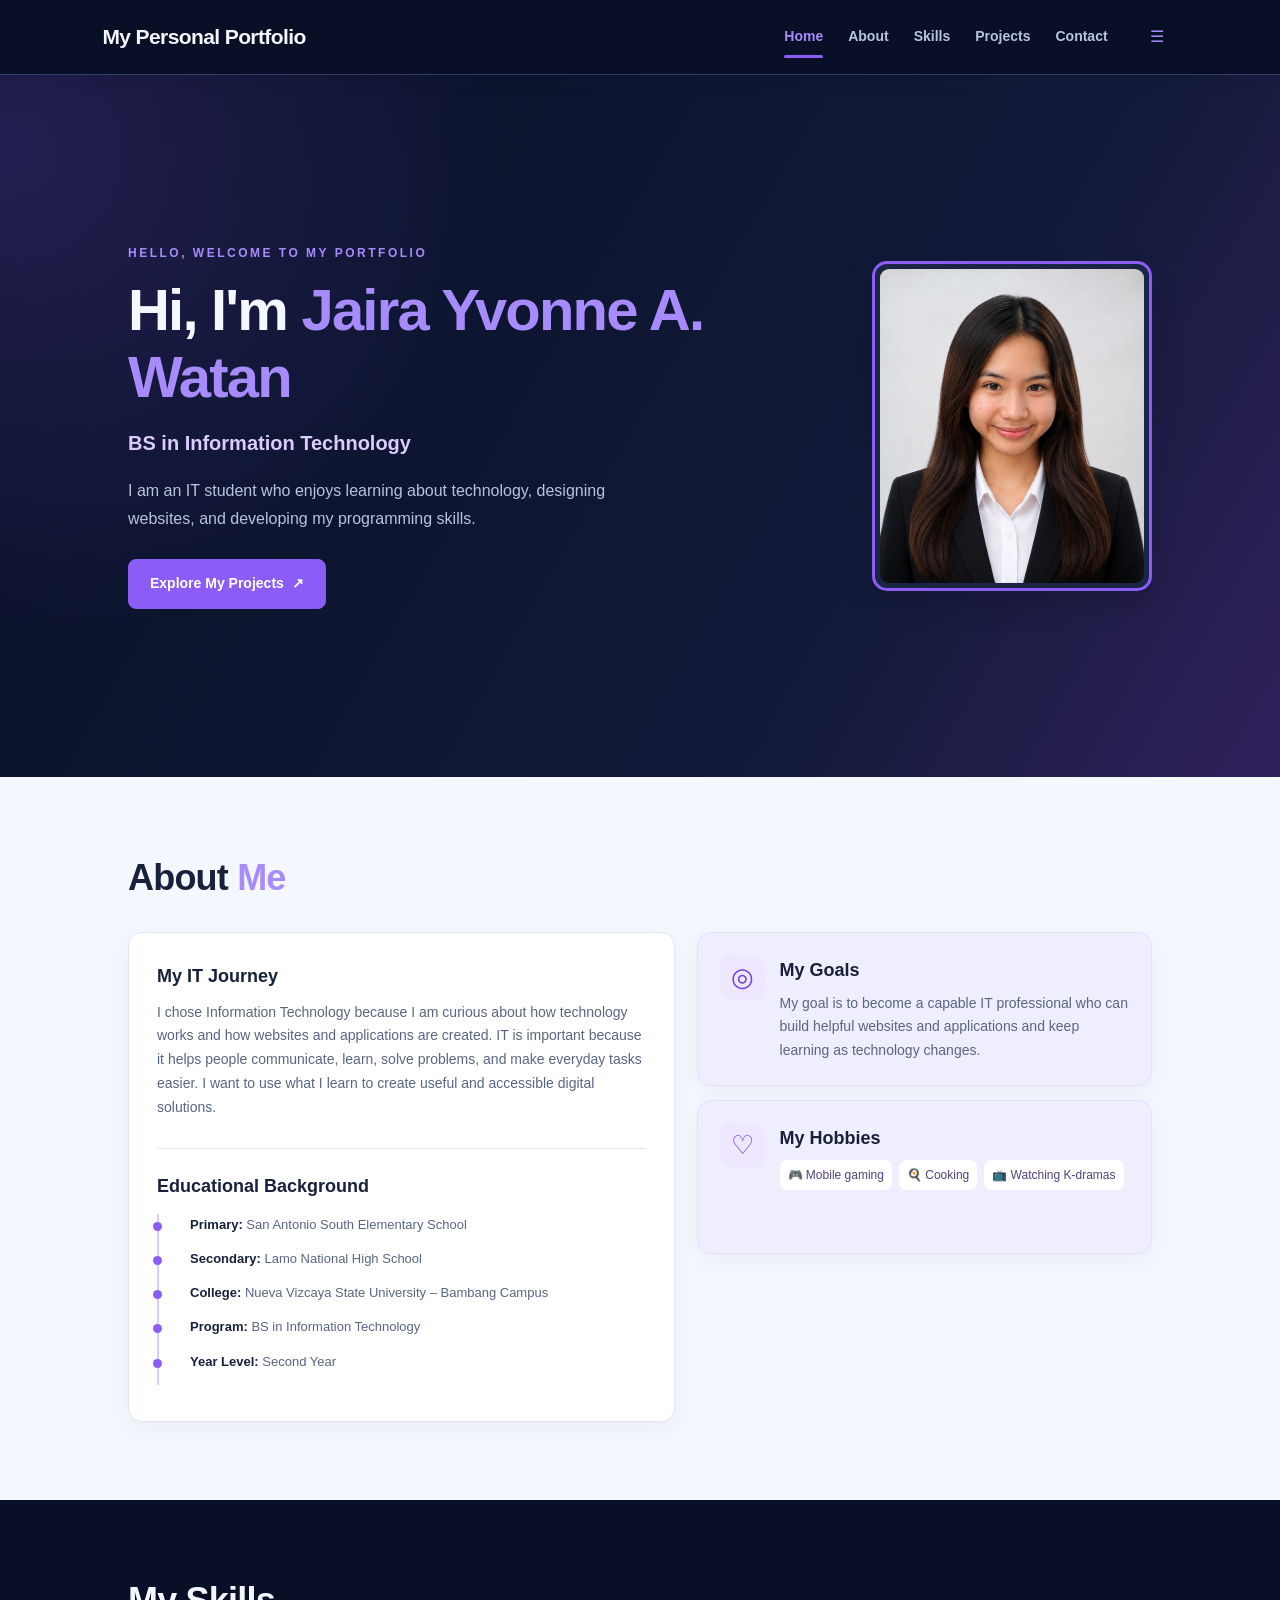
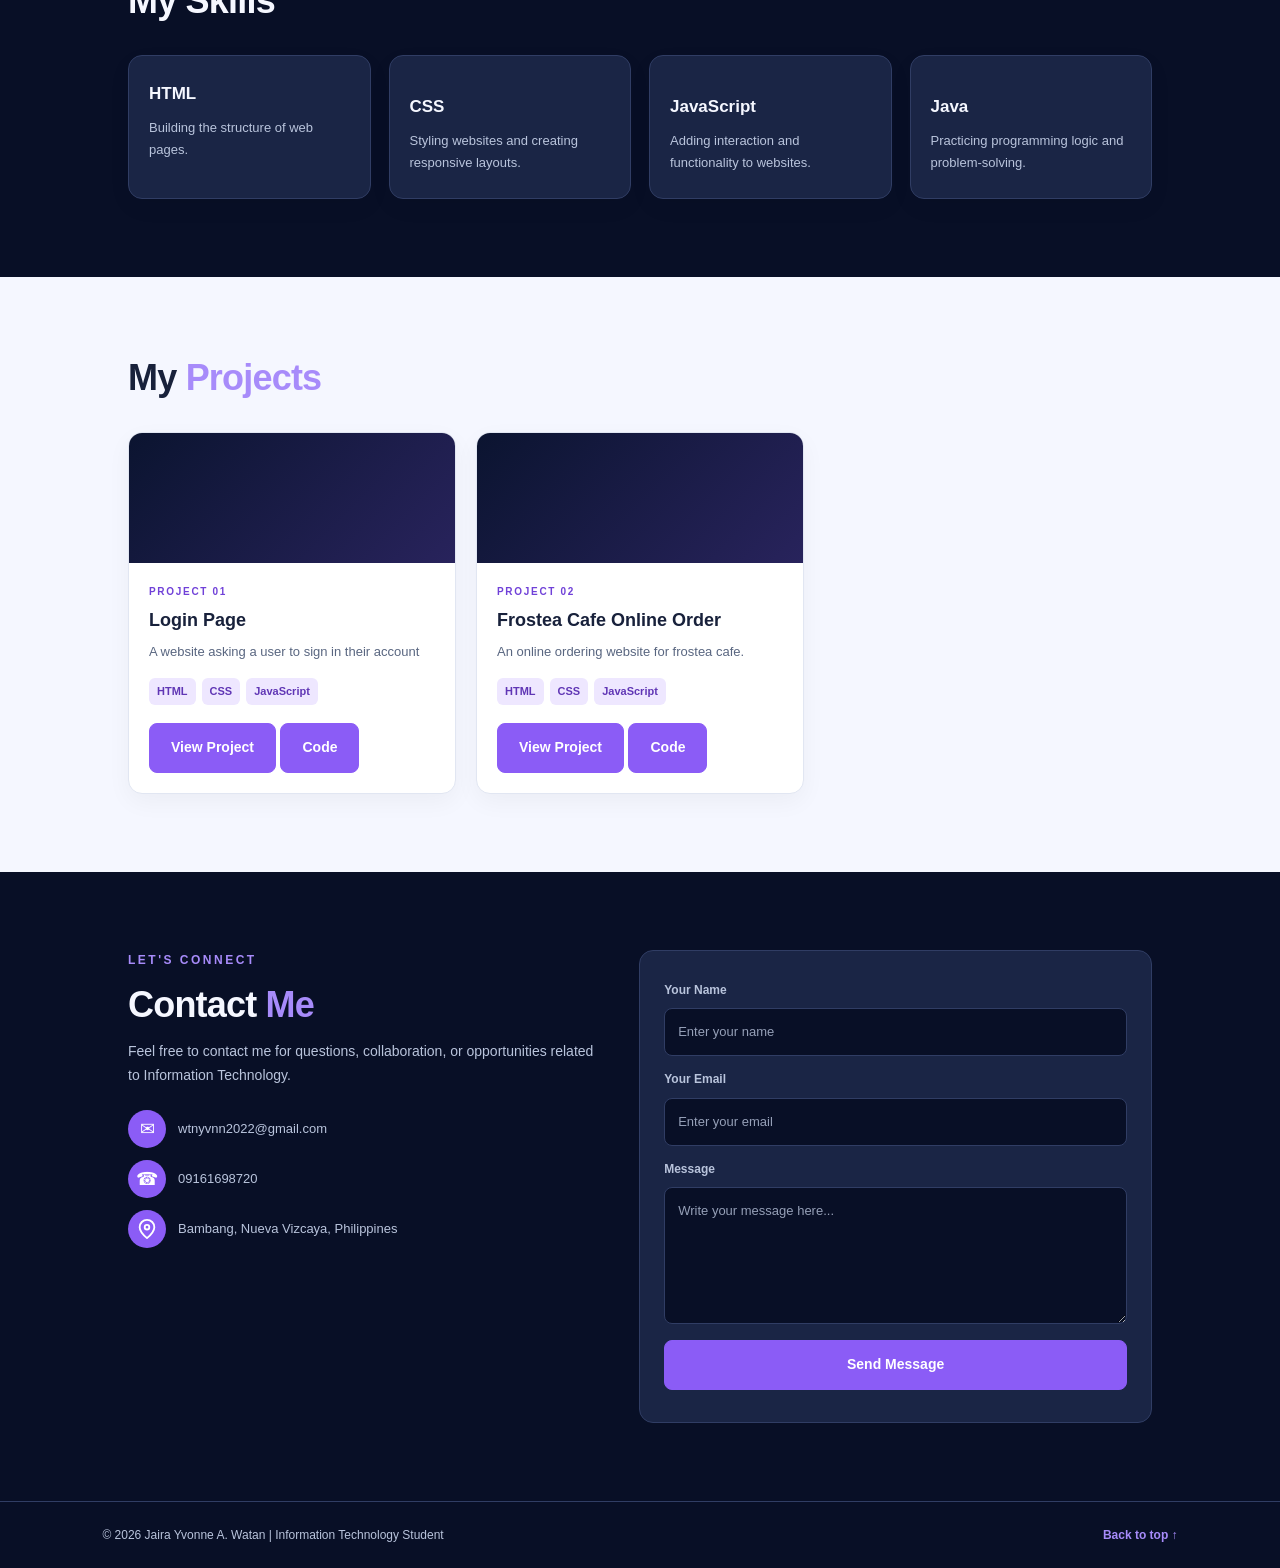
<file: index.html>
<!DOCTYPE html>
<html lang="en">
<head>
    <meta charset="UTF-8">
    <meta name="viewport" content="width=device-width, initial-scale=1.0">
    <meta name="description" content="Jaira Yvonne A. Watan's Information Technology student portfolio.">
    <meta name="theme-color" content="#080F26">
    <title>Jaira Yvonne A. Watan | IT Portfolio</title>
    <link rel="stylesheet" href="stylestyle.css">
    <script src="jscript.js" defer></script>
</head>

<body>
    <a class="skip-link" href="#main-content">Skip to content</a>

    <header class="header">
        <a href="#home" class="logo">My Personal Portfolio</a>

        <button class="menu-button" id="menu-button"
                type="button" aria-label="Open navigation"
                aria-expanded="false" aria-controls="navbar">
            <span aria-hidden="true">☰</span>
        </button>

        <nav class="navbar" id="navbar" aria-label="Main navigation">
            <a href="#home">Home</a>
            <a href="#about">About</a>
            <a href="#skills">Skills</a>
            <a href="#projects">Projects</a>
            <a href="#contact">Contact</a>
        </nav>

        <div class="settings-wrap">
            <button class="settings-button" id="settings-button"
                    type="button" aria-label="Open website settings"
                    aria-expanded="false" aria-controls="settings-menu">
                <span aria-hidden="true">☰</span>
            </button>

            <div class="settings-menu" id="settings-menu" hidden>
                <p class="settings-heading">Website Settings</p>

                <div class="theme-row">
                    <span>Light mode</span>
                    <button class="theme-toggle" id="theme-toggle"
                            type="button" role="switch"
                            aria-checked="false"
                            aria-label="Toggle light mode">
                        <span class="theme-toggle-knob"></span>
                    </button>
                </div>

                <a class="settings-contact" href="#contact"
                   id="settings-contact">Send a message</a>
            </div>
        </div>
    </header>

    <main id="main-content">
        <section class="hero" id="home">
            <div class="hero-text">
                <p class="eyebrow">HELLO, WELCOME TO MY PORTFOLIO</p>
                <h1>Hi, I'm <span class="accent-name">Jaira Yvonne A. Watan</span></h1>
                <h2>BS in Information Technology</h2>
                <p>I am an IT student who enjoys learning about technology, designing websites, and developing my programming skills.</p>
                <a href="#projects" class="button">
                    Explore My Projects <span aria-hidden="true">↗</span>
                </a>
            </div>

            <div class="hero-image">
                <img src="profile.jpg"
                     alt="Jaira Yvonne A. Watan's profile picture"
                     onerror="this.style.display='none'; this.parentElement.classList.add('image-placeholder'); this.parentElement.setAttribute('aria-label','Add your profile.jpg image here');">
                <span class="image-placeholder-text" aria-hidden="true">Add profile.jpg</span>
            </div>
        </section>

        <section class="section about-section" id="about">
            <div class="section-heading">
                <h2>About <span class="accent-text">Me</span></h2>
            </div>

            <div class="about-grid">
                <article class="about-story panel">
                    <h3>My IT Journey</h3>
                    <p>I chose Information Technology because I am curious about how technology works and how websites and applications are created. IT is important because it helps people communicate, learn, solve problems, and make everyday tasks easier. I want to use what I learn to create useful and accessible digital solutions.</p>

                    <div class="education-block">
                        <h3>Educational Background</h3>
                        <ul class="timeline">
                            <li><strong>Primary:</strong> San Antonio South Elementary School</li>
                            <li><strong>Secondary:</strong> Lamo National High School</li>
                            <li><strong>College:</strong> Nueva Vizcaya State University – Bambang Campus</li>
                            <li><strong>Program:</strong> BS in Information Technology</li>
                            <li><strong>Year Level:</strong> Second Year</li>
                        </ul>
                    </div>
                </article>

                <div class="about-side">
                    <article class="info-card panel">
                        <div class="info-icon" aria-hidden="true">◎</div>
                        <div>
                            <h3>My Goals</h3>
                            <p>My goal is to become a capable IT professional who can build helpful websites and applications and keep learning as technology changes.</p>
                        </div>
                    </article>

                    <article class="info-card panel">
                        <div class="info-icon" aria-hidden="true">♡</div>
                        <div>
                            <h3>My Hobbies</h3>
                            <div class="hobby-list">
                                <span>🎮 Mobile gaming</span>
                                <span>🍳 Cooking</span>
                                <span>📺 Watching K-dramas</span>
                            </div>
                        </div>
                    </article>
                </div>
            </div>
        </section>

        <section class="section skills-section" id="skills">
            <div class="section-heading">
                <h2>My Skills</h2>
            </div>

            <div class="skill-list">
                <article class="skill-card panel">
                    <h3>HTML</h3>
                    <p>Building the structure of web pages.</p>
                </article>

                <article class="skill-card panel">
                    <div class="skill-icon" aria-hidden="true"></div>
                    <h3>CSS</h3>
                    <p>Styling websites and creating responsive layouts.</p>
                </article>

                <article class="skill-card panel">
                    <div class="skill-icon" aria-hidden="true"></div>
                    <h3>JavaScript</h3>
                    <p>Adding interaction and functionality to websites.</p>
                </article>

                <article class="skill-card panel">
                    <div class="skill-icon" aria-hidden="true"></div>
                    <h3>Java</h3>
                    <p>Practicing programming logic and problem-solving.</p>
                </article>
            </div>
        </section>

        <section class="section projects-section" id="projects">
            <div class="section-heading">
                <h2>My <span class="accent-text">Projects</span></h2>
            </div>

            <div class="project-list">
                <!-- Project 01 -->
                <article class="project-card panel">
                    <div class="project-preview preview-portfolio" aria-hidden="true"></div>

                    <div class="project-content">
                        <p class="project-number">PROJECT 01</p>
                        <h3>Login Page</h3>
                        <p>A website asking a user to sign in their account</p>

                        <div class="tags">
                            <span>HTML</span>
                            <span>CSS</span>
                            <span>JavaScript</span>
                        </div>

                        <div class="project-actions">
                            <a href="login.html" class="button" target="_blank" rel="noopener noreferrer">View Project</a>
                            <a href="https://github.com/jairayvonne/login-page" class="button secondary" target="_blank" rel="noopener noreferrer">Code</a>
                        </div>
                    </div>
                </article>

                <article class="project-card panel">
                    <div class="project-preview preview-portfolio" aria-hidden="true"></div>

                    <div class="project-content">
                        <p class="project-number">PROJECT 02</p>
                        <h3>Frostea Cafe Online Order</h3>
                        <p>An online ordering website for frostea cafe.</p>

                        <div class="tags">
                            <span>HTML</span>
                            <span>CSS</span>
                            <span>JavaScript</span>
                        </div>

                        <div class="project-actions">
                            <a href="frosteacafe/index.html" class="button" target="_blank" rel="noopener noreferrer">View Project</a>
                            <a href="https://github.com/jairayvonne/frosteacafe" class="button secondary" target="_blank" rel="noopener noreferrer">Code</a>
                        </div>
                    </div>
                </article>
            </div>
        </section>

        <section class="section contact-section" id="contact">
            <div class="contact-layout">
                <div class="contact-copy">
                    <p class="section-label">LET'S CONNECT</p>
                    <h2>Contact <span class="accent-text">Me</span></h2>
                    <p>Feel free to contact me for questions, collaboration, or opportunities related to Information Technology.</p>

                    <div class="contact-info">
                        <div class="contact-item">
                            <span class="contact-icon" aria-hidden="true">✉</span>
                            <a href="mailto:wtnyvnn2022@gmail.com">wtnyvnn2022@gmail.com</a>
                        </div>

                        <div class="contact-item">
                            <span class="contact-icon" aria-hidden="true">☎</span>
                            <a href="tel:09161698720">09161698720</a>
                        </div>

                        <div class="contact-item">
                            <span class="contact-icon" aria-hidden="true">
                                <svg xmlns="http://www.w3.org/2000/svg"
                                     width="22" height="22"
                                     viewBox="0 0 24 24"
                                     fill="none" stroke="currentColor"
                                     stroke-width="2" stroke-linecap="round"
                                     stroke-linejoin="round">
                                    <path d="M20 10c0 5-8 12-8 12S4 15 4 10a8 8 0 1 1 16 0Z"></path>
                                    <circle cx="12" cy="10" r="2.5"></circle>
                                </svg>
                            </span>
                            <p>Bambang, Nueva Vizcaya, Philippines</p>
                        </div>
                    </div>
                </div>

                <form class="contact-form" id="contact-form">
                    <label for="visitor-name">Your Name</label>
                    <input id="visitor-name" name="name" type="text"
                           autocomplete="name" required
                           placeholder="Enter your name">

                    <label for="visitor-email">Your Email</label>
                    <input id="visitor-email" name="email" type="email"
                           autocomplete="email" required
                           placeholder="Enter your email">

                    <label for="visitor-message">Message</label>
                    <textarea id="visitor-message" name="message" rows="5"
                              required
                              placeholder="Write your message here..."></textarea>

                    <button class="button submit-button" type="submit">
                        Send Message
                    </button>

                    <p class="form-status" id="form-status"
                       role="status" aria-live="polite"></p>
                </form>
            </div>
        </section>
    </main>

    <footer class="footer">
        <p>© <span id="year"></span> Jaira Yvonne A. Watan | Information Technology Student</p>
        <a href="#home" class="back-to-top">Back to top ↑</a>
    </footer>

    <script>
        document.getElementById("year").textContent =
            new Date().getFullYear();
    </script>
</body>
</html>
</file>
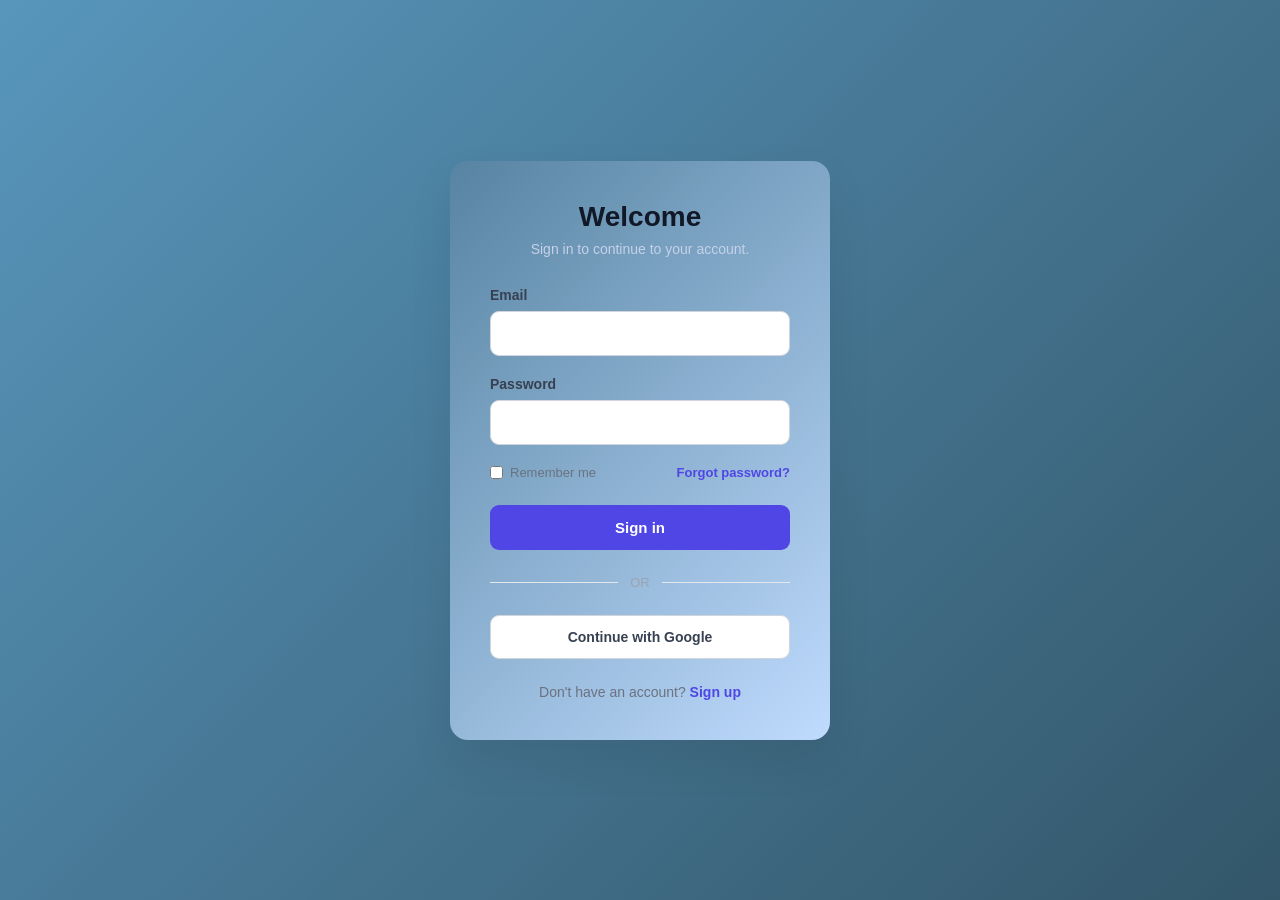
<file: login.html>
<!DOCTYPE html>
<html lang="en">
<head>
  <meta charset="UTF-8">
  <meta name="viewport" content="width=device-width, initial-scale=1.0">

  <title>Login</title>

  <!-- External CSS -->
  <link rel="stylesheet" href="loginstyle.css">
</head>

<body>

  <div class="login-container">
    <div class="login-card">

     
      <h1>Welcome</h1>
      <p class="subtitle">
        Sign in to continue to your account.
      </p>

      <form>

        <div class="form-group">
          <label for="email">Email</label>
          <input
            type="email"
            id="email"
            placeholder=""
            required
          >
        </div>

        <div class="form-group">
          <label for="password">Password</label>
          <input
            type="password"
            id="password"
            placeholder=""
            required
          >
        </div>

        <div class="form-options">
          <label class="remember">
            <input type="checkbox">
            Remember me
          </label>

          <a href="#">Forgot password?</a>
        </div>

        <button type="submit" class="login-btn">
          Sign in
        </button>

      </form>

      <div class="divider">
        <span>OR</span>
      </div>

      <button class="google-btn">
        Continue with Google
      </button>

      <p class="signup">
        Don't have an account?
        <a href="#">Sign up</a>
      </p>

    </div>
  </div>

</body>
</html>
</file>
<file: stylestyle.css>
:root {
    color-scheme: dark;
    --bg: #080F26;
    --bg-secondary: #111A38;
    --bg-card: #1A2545;
    --bg-card-hover: #202D50;
    --bg-soft: #F5F7FF;
    --bg-white: #FFFFFF;
    --purple: #8B5CF6;
    --purple-hover: #A78BFA;
    --lavender: #DCCBFF;
    --text: #F5F7FF;
    --text-muted: #B9C4DC;
    --text-dark: #18213B;
    --text-dark-muted: #596680;
    --border: #303D64;
    --border-light: #E1E6F2;
    --shadow: 0 12px 30px rgba(0, 0, 0, .16);
}

body.light-mode {
    color-scheme: light;
    --bg: #F5F7FF;
    --bg-secondary: #FFFFFF;
    --bg-card: #FFFFFF;
    --bg-card-hover: #F0ECFF;
    --bg-soft: #EEF1FB;
    --bg-white: #FFFFFF;
    --text: #18213B;
    --text-muted: #596680;
    --text-dark: #18213B;
    --text-dark-muted: #596680;
    --border: #DDE3F2;
    --border-light: #DDE3F2;
    --shadow: 0 12px 30px rgba(24, 33, 59, .09);
}

* { margin: 0; padding: 0; box-sizing: border-box; }

html {
    scroll-behavior: smooth;
    scroll-padding-top: 90px;
}

body {
    font-family: Arial, Helvetica, sans-serif;
    background: var(--bg);
    color: var(--text);
    line-height: 1.7;
    transition: background-color .25s ease, color .25s ease;
}

a { color: inherit; text-decoration: none; }
button, input, textarea, select { font: inherit; }
button { -webkit-tap-highlight-color: transparent; }
img { max-width: 100%; }
[hidden] { display: none !important; }

.skip-link {
    position: absolute;
    top: -100px;
    left: 12px;
    z-index: 1000;
    padding: 10px 14px;
    background: var(--purple);
    color: #fff;
    border-radius: 8px;
}
.skip-link:focus { top: 12px; }

:focus-visible {
    outline: 3px solid var(--purple-hover);
    outline-offset: 3px;
}

/* =========================
   HEADER / NAVIGATION
========================= */
.header {
    position: sticky;
    top: 0;
    z-index: 100;
    display: flex;
    align-items: center;
    gap: 28px;
    width: 100%;
    padding: 16px 8%;
    background: var(--bg);
    border-bottom: 1px solid var(--border);
    box-shadow: 0 4px 18px rgba(0, 0, 0, .06);
}

.logo {
    flex: 1;
    color: var(--text);
    font-size: 21px;
    font-weight: 800;
    letter-spacing: -.6px;
    white-space: nowrap;
}
.logo:hover { color: var(--purple-hover); }

.navbar {
    display: flex;
    align-items: center;
    gap: 25px;
}

.navbar a {
    position: relative;
    color: var(--text-muted);
    font-size: 14px;
    font-weight: 700;
    transition: color .2s ease;
}
.navbar a:hover, .navbar a.active { color: var(--purple-hover); }
.navbar a.active::after {
    position: absolute;
    content: "";
    left: 0;
    bottom: -9px;
    width: 100%;
    height: 3px;
    border-radius: 4px;
    background: var(--purple);
}

.menu-button, .settings-button {
    display: inline-flex;
    align-items: center;
    justify-content: center;
    border: 0;
    background: transparent;
    color: var(--text);
    cursor: pointer;
}
.menu-button { display: none; font-size: 25px; }
.settings-wrap { position: relative; }
.settings-button {
    width: 42px;
    height: 42px;
    border-radius: 50%;
    color: var(--purple-hover);
}
.settings-button:hover { background: var(--bg-card); }
.settings-button svg {
    width: 22px;
    height: 22px;
    fill: none;
    stroke: currentColor;
    stroke-width: 1.8;
    stroke-linecap: round;
    stroke-linejoin: round;
}

.settings-menu {
    position: absolute;
    top: calc(100% + 12px);
    right: 0;
    z-index: 200;
    width: 255px;
    padding: 20px;
    background: var(--bg-card);
    color: var(--text);
    border: 1px solid var(--border);
    border-radius: 14px;
    box-shadow: var(--shadow);
}
.settings-heading { font-size: 16px; font-weight: 800; margin-bottom: 15px; }
.settings-menu label { display: block; font-size: 13px; color: var(--text-muted); margin-bottom: 6px; }
.settings-menu select {
    width: 100%;
    padding: 10px;
    color: var(--text);
    background: var(--bg);
    border: 1px solid var(--border);
    border-radius: 8px;
    margin-bottom: 16px;
}
.theme-row { display: flex; align-items: center; justify-content: space-between; gap: 10px; margin-bottom: 16px; }
.theme-row > span { font-size: 14px; }
.theme-toggle {
    width: 46px;
    height: 26px;
    padding: 3px;
    border: 0;
    border-radius: 99px;
    background: #596680;
    cursor: pointer;
    transition: background .2s ease;
}
.theme-toggle[aria-checked="true"] { background: var(--purple); }
.theme-toggle-knob {
    display: block;
    width: 20px;
    height: 20px;
    border-radius: 50%;
    background: #fff;
    transition: transform .2s ease;
}
.theme-toggle[aria-checked="true"] .theme-toggle-knob { transform: translateX(20px); }
.settings-contact {
    display: block;
    padding: 10px 12px;
    text-align: center;
    color: #fff;
    background: var(--purple);
    border-radius: 8px;
    font-size: 13px;
    font-weight: 700;
}
.settings-contact:hover { background: var(--purple-hover); }

/* =========================
   HERO
========================= */
.hero {
    min-height: 78vh;
    padding: 76px 10%;
    display: flex;
    align-items: center;
    justify-content: space-between;
    gap: 55px;
    background:
        radial-gradient(circle at 0% 10%, rgba(139, 92, 246, .2), transparent 35%),
        linear-gradient(120deg, var(--bg) 0%, var(--bg-secondary) 67%, #30205B 100%);
}
body.light-mode .hero {
    background:
        radial-gradient(circle at 0% 10%, rgba(139, 92, 246, .13), transparent 35%),
        linear-gradient(120deg, #F5F7FF 0%, #ECEBFF 100%);
}
.hero-text { max-width: 620px; }
.eyebrow, .section-label {
    color: var(--purple-hover);
    font-size: 12px;
    font-weight: 800;
    letter-spacing: 2.5px;
    margin-bottom: 12px;
}
body.light-mode .eyebrow, body.light-mode .section-label { color: #7041D8; }
.hero h1 {
    max-width: 760px;
    color: var(--text);
    font-size: clamp(36px, 5vw, 58px);
    line-height: 1.16;
    letter-spacing: -1.8px;
    margin-bottom: 16px;
}
.accent-name, .accent-text { color: var(--purple-hover); }
body.light-mode .accent-name, body.light-mode .accent-text { color: #7041D8; }
.hero h2 { color: var(--lavender); font-size: 20px; font-weight: 600; margin-bottom: 17px; }
body.light-mode .hero h2 { color: #51417D; }
.hero-text > p:not(.eyebrow) { max-width: 520px; color: var(--text-muted); font-size: 16px; margin-bottom: 27px; }

.hero-image {
    position: relative;
    flex: 0 0 280px;
    width: 280px;
    height: 330px;
    padding: 5px;
    border: 3px solid var(--purple);
    border-radius: 15px;
    background: var(--bg-card);
    box-shadow: var(--shadow);
    overflow: hidden;
}
.hero-image img { display: block; width: 100%; height: 100%; object-fit: cover; border-radius: 9px; }
.image-placeholder-text { display: none; }
.hero-image.image-placeholder { display: grid; place-items: center; color: var(--text-muted); text-align: center; }
.hero-image.image-placeholder .image-placeholder-text { display: block; }

/* =========================
   BUTTONS
========================= */
.button {
    display: inline-flex;
    align-items: center;
    justify-content: center;
    gap: 8px;
    padding: 12px 21px;
    background: var(--purple);
    color: #fff;
    border: 1px solid var(--purple);
    border-radius: 8px;
    font-size: 14px;
    font-weight: 800;
    cursor: pointer;
    transition: transform .2s ease, background .2s ease, box-shadow .2s ease;
}
.button:hover { background: var(--purple-hover); transform: translateY(-2px); box-shadow: 0 8px 20px rgba(139, 92, 246, .2); }
.button-outline { color: var(--purple-hover); background: transparent; border-color: var(--purple); }
.button-outline:hover { color: #fff; background: var(--purple); }
.button-small { padding: 9px 13px; font-size: 12px; }
.text-link { display: inline-block; color: var(--purple-hover); font-size: 12px; font-weight: 800; text-decoration: underline; text-underline-offset: 3px; }
body.light-mode .text-link, body.light-mode .button-outline { color: #7041D8; }
body.light-mode .button-outline:hover { color: #fff; }

/* =========================
   GENERAL SECTIONS
========================= */
.section { padding: 78px 10%; scroll-margin-top: 88px; }
.about-section, .projects-section { background: var(--bg-soft); color: var(--text-dark); }
.skills-section, .contact-section { background: var(--bg); color: var(--text); }
.section-heading { margin-bottom: 32px; }
.section-heading h2, .contact-copy h2 { font-size: clamp(28px, 3.5vw, 36px); line-height: 1.25; letter-spacing: -.8px; margin-bottom: 10px; }
.about-section .section-heading h2, .projects-section .section-heading h2 { color: var(--text-dark); }
.skills-section .section-heading h2 { color: var(--text); }
.section-intro { max-width: 720px; color: var(--text-muted); font-size: 14px; }
.about-section .section-intro, .projects-section .section-intro { color: var(--text-dark-muted); }

.panel { border: 1px solid var(--border); border-radius: 14px; box-shadow: 0 8px 24px rgba(0, 0, 0, .045); }

/* =========================
   ABOUT ME
========================= */
.about-grid { display: grid; grid-template-columns: 1.2fr 1fr; align-items: stretch; gap: 22px; }
.about-story { padding: 28px; background: var(--bg-white); border-color: var(--border-light); }
.icon-bubble, .info-icon {
    display: grid;
    place-items: center;
    flex-shrink: 0;
    width: 45px;
    height: 45px;
    border-radius: 12px;
    background: #EEE7FF;
    color: #7041D8;
    font-size: 25px;
    margin-bottom: 14px;
}
.about-story h3, .info-card h3 { color: var(--text-dark); font-size: 18px; margin-bottom: 9px; }
.about-story > p, .info-card p { color: var(--text-dark-muted); font-size: 14px; }
.education-block { margin-top: 28px; padding-top: 22px; border-top: 1px solid var(--border-light); }
.education-block h3 { margin-bottom: 13px; }
.timeline { list-style: none; padding-left: 18px; border-left: 2px solid #DCCBFF; }
.timeline li { position: relative; padding: 0 0 12px 13px; color: var(--text-dark-muted); font-size: 13px; }
.timeline li::before { content: ""; position: absolute; left: -24px; top: 8px; width: 9px; height: 9px; background: var(--purple); border-radius: 50%; }
.timeline strong { color: var(--text-dark); }
.about-side { display: grid; grid-template-rows: repeat(3, 1fr); gap: 14px; }
.info-card { display: flex; align-items: flex-start; gap: 15px; padding: 22px; background: #EFEEFF; border-color: #E4DFFF; }
.info-card .info-icon { margin: 0; font-size: 26px; }
.info-card h3 { margin-bottom: 6px; }
.hobby-list { display: flex; flex-wrap: wrap; gap: 7px; }
.hobby-list > span { display: inline-flex; align-items: center; gap: 5px; padding: 5px 8px; border-radius: 7px; background: #fff; color: #51417D; font-size: 12px; }

/* =========================
   SKILLS
========================= */
.skill-list { display: grid; grid-template-columns: repeat(4, minmax(0, 1fr)); gap: 18px; }
.skill-card { padding: 24px 20px; background: var(--bg-card); border-color: var(--border); transition: transform .2s ease, border-color .2s ease; }
.skill-card:hover { transform: translateY(-4px); border-color: var(--purple); }
.skill-icon { color: var(--purple-hover); font-size: 26px; font-weight: 800; margin-bottom: 13px; }
.skill-card h3 { color: var(--text); font-size: 17px; margin-bottom: 8px; }
.skill-card p { color: var(--text-muted); font-size: 13px; }

/* =========================
   PROJECTS
========================= */
.project-list { display: grid; grid-template-columns: repeat(3, minmax(0, 1fr)); gap: 20px; }
.project-card { overflow: hidden; background: var(--bg-white); border-color: var(--border-light); transition: transform .2s ease, box-shadow .2s ease; }
.project-card:hover { transform: translateY(-4px); box-shadow: var(--shadow); }
.project-preview { display: grid; place-items: center; height: 130px; background: linear-gradient(135deg, #0B1430, #28235C); color: #BDA4FF; font-size: 44px; font-weight: 800; }
.preview-portfolio span { font-family: monospace; }
.preview-database span { font-size: 54px; }
.preview-java span { font-family: Georgia, serif; }
.project-content { padding: 20px; }
.project-number { color: #7041D8; font-size: 10px; font-weight: 800; letter-spacing: 1.7px; margin-bottom: 8px; }
.project-content h3 { color: var(--text-dark); font-size: 18px; line-height: 1.35; margin-bottom: 9px; }
.project-content > p:not(.project-number) { color: var(--text-dark-muted); font-size: 13px; margin-bottom: 15px; }
.tags { display: flex; flex-wrap: wrap; gap: 6px; margin-bottom: 18px; }
.tags span { padding: 4px 8px; border-radius: 6px; background: #EEE7FF; color: #6036B5; font-size: 11px; font-weight: 700; }
.project-buttons { display: flex; flex-wrap: wrap; align-items: center; gap: 8px; }
.project-note { margin-top: 20px; color: var(--text-dark-muted); font-size: 12px; }

/* =========================
   CONTACT FORM
========================= */
.contact-layout { display: grid; grid-template-columns: 1fr 1.1fr; gap: 45px; align-items: start; max-width: 1050px; margin: 0 auto; }
.contact-copy h2 { color: var(--text); margin-bottom: 13px; }
.contact-copy > p:not(.section-label):not(.privacy-note) { color: var(--text-muted); font-size: 14px; margin-bottom: 22px; }
.contact-info { display: flex; flex-direction: column; gap: 12px; }
.contact-item { display: flex; align-items: center; min-width: 0; gap: 12px; color: var(--text-muted); font-size: 13px; overflow-wrap: anywhere; }
.contact-item a:hover { color: var(--purple-hover); text-decoration: underline; }
.contact-item p { min-width: 0; overflow-wrap: anywhere; }
.contact-icon { display: grid; place-items: center; flex-shrink: 0; width: 38px; height: 38px; border-radius: 50%; color: #fff; background: var(--purple); font-size: 18px; }
.contact-icon svg { display: block; }
.privacy-note { color: var(--text-muted); font-size: 11px; margin-top: 18px; }
.contact-form { display: flex; flex-direction: column; gap: 8px; padding: 24px; background: var(--bg-card); border: 1px solid var(--border); border-radius: 14px; }
.contact-form label { color: var(--text-muted); font-size: 12px; font-weight: 700; margin-top: 5px; }
.contact-form input, .contact-form textarea {
    width: 100%;
    padding: 12px 13px;
    border: 1px solid var(--border);
    border-radius: 8px;
    background: var(--bg);
    color: var(--text);
    font-size: 13px;
}
.contact-form input::placeholder, .contact-form textarea::placeholder { color: var(--text-muted); opacity: .8; }
.contact-form textarea { resize: vertical; min-height: 120px; }
.submit-button { width: 100%; margin-top: 8px; }
.form-status { color: var(--lavender); font-size: 12px; }
.form-setup-note { color: var(--text-muted); font-size: 11px; margin-top: 3px; }
body.light-mode .contact-form { background: #FFFFFF; }
body.light-mode .contact-form input, body.light-mode .contact-form textarea { background: #F5F7FF; }

/* =========================
   FOOTER
========================= */
.footer {
    display: flex;
    align-items: center;
    justify-content: space-between;
    gap: 18px;
    padding: 23px 8%;
    background: var(--bg);
    color: var(--text-muted);
    border-top: 1px solid var(--border);
    font-size: 12px;
}
.back-to-top { color: var(--purple-hover); font-weight: 700; }
.back-to-top:hover { text-decoration: underline; }

/* =========================
   RESPONSIVE TABLET
========================= */
@media (max-width: 1000px) {
    .header { padding-left: 5%; padding-right: 5%; gap: 16px; }
    .navbar { gap: 16px; }
    .hero { padding: 65px 7%; gap: 35px; }
    .hero-image { flex-basis: 245px; width: 245px; height: 300px; }
    .section { padding: 65px 7%; }
    .skill-list { grid-template-columns: repeat(2, minmax(0, 1fr)); }
    .project-list { grid-template-columns: repeat(2, minmax(0, 1fr)); }
    .contact-layout { gap: 28px; }
}

/* =========================
   RESPONSIVE MOBILE
========================= */
@media (max-width: 760px) {
    .header { padding: 13px 5%; gap: 10px; }
    .logo { font-size: 17px; }
    .menu-button { display: inline-flex; order: 3; }
    .settings-wrap { order: 2; }
    .navbar {
        display: none;
        position: absolute;
        top: 100%;
        left: 0;
        right: 0;
        flex-direction: column;
        align-items: stretch;
        gap: 0;
        padding: 8px 5% 12px;
        background: var(--bg);
        border-bottom: 1px solid var(--border);
        box-shadow: var(--shadow);
    }
    .navbar.open { display: flex; }
    .navbar a { padding: 11px 8px; border-radius: 7px; }
    .navbar a:hover { background: var(--bg-card); }
    .navbar a.active::after { display: none; }
    .settings-menu { right: -40px; width: min(270px, calc(100vw - 30px)); }
    .hero { min-height: auto; flex-direction: column-reverse; text-align: center; padding: 48px 6%; gap: 27px; }
    .hero-text { max-width: 100%; }
    .hero h1 { font-size: clamp(32px, 8vw, 43px); letter-spacing: -1px; }
    .hero h2 { font-size: 18px; }
    .hero-text > p:not(.eyebrow) { margin-left: auto; margin-right: auto; }
    .hero-image { flex: 0 0 auto; width: 205px; height: 245px; }
    .section { padding: 55px 6%; }
    .about-grid, .contact-layout { grid-template-columns: 1fr; }
    .about-side { grid-template-rows: auto; }
    .about-story { padding: 22px; }
    .info-card { padding: 18px; }
    .skill-list, .project-list { grid-template-columns: 1fr; }
    .skill-card { padding: 22px; }
    .project-preview { height: 150px; }
    .contact-layout { gap: 25px; }
    .contact-form { padding: 19px; }
    .footer { flex-direction: column; text-align: center; padding: 22px 6%; }
}

@media (max-width: 380px) {
    .logo { font-size: 15px; }
    .settings-button { width: 35px; }
    .hero-image { width: 180px; height: 215px; }
    .project-buttons { align-items: stretch; }
    .project-buttons .button { flex: 1 1 auto; }
}

/* =========================
   REDUCED MOTION
========================= */
@media (prefers-reduced-motion: reduce) {
    html { scroll-behavior: auto; }
    *, *::before, *::after {
        scroll-behavior: auto !important;
        transition-duration: .01ms !important;
        animation-duration: .01ms !important;
        animation-iteration-count: 1 !important;
    }
}
</file>
<file: loginstyle.css>
* {
  margin: 0;
  padding: 0;
  box-sizing: border-box;
  font-family: Arial, sans-serif;
}

body {
  min-height: 100vh;
  display: flex;
  justify-content: center;
  align-items: center;

  background: linear-gradient(
    135deg,
    #5896bc,
    #335669
  );
}

.login-container {
  width: 100%;
  max-width: 420px;
  padding: 20px;
}

.login-card {
  background: linear-gradient(
    135deg,
    #5784a2,
    #bfdbfe
  );

  padding: 40px;
  border-radius: 18px;

  box-shadow:
    0 20px 45px rgba(0, 0, 0, 0.08);
}

.logo {
  width: 55px;
  height: 55px;

  margin: 0 auto 20px;

  display: flex;
  align-items: center;
  justify-content: center;

  border-radius: 14px;

  background: #4f46e5;
  color: white;

  font-size: 24px;
  font-weight: bold;
}

h1 {
  text-align: center;
  color: #111827;
  font-size: 28px;
  margin-bottom: 8px;
}

.subtitle {
  text-align: center;
  color: #c5d1ea;
  font-size: 14px;
  margin-bottom: 30px;
}

.form-group {
  margin-bottom: 20px;
}

.form-group label {
  display: block;
  margin-bottom: 8px;

  color: #374151;
  font-size: 14px;
  font-weight: 600;
}

input[type="email"],
input[type="password"] {
  width: 100%;
  padding: 13px 14px;

  border: 1px solid #d1d5db;
  border-radius: 9px;

  outline: none;
  font-size: 15px;

  transition: 0.2s;
}

input[type="email"]:focus,
input[type="password"]:focus {
  border-color: #4f46e5;

  box-shadow:
    0 0 0 3px rgba(79, 70, 229, 0.12);
}

.form-options {
  display: flex;
  justify-content: space-between;
  align-items: center;

  margin-bottom: 25px;

  font-size: 13px;
}

.remember {
  display: flex;
  align-items: center;
  gap: 7px;

  color: #6b7280;
}

.remember input {
  accent-color: #4f46e5;
}

a {
  color: #4f46e5;
  text-decoration: none;
  font-weight: 600;
}

a:hover {
  text-decoration: underline;
}

.login-btn {
  width: 100%;
  padding: 14px;

  border: none;
  border-radius: 9px;

  background: #4f46e5;
  color: white;

  font-size: 15px;
  font-weight: 600;

  cursor: pointer;

  transition: 0.2s;
}

.login-btn:hover {
  background: #4338ca;
  transform: translateY(-1px);
}

.divider {
  display: flex;
  align-items: center;
  gap: 12px;

  margin: 25px 0;

  color: #9ca3af;
  font-size: 13px;
}

.divider::before,
.divider::after {
  content: "";

  height: 1px;
  background: #e5e7eb;

  flex: 1;
}

.google-btn {
  width: 100%;
  padding: 13px;

  border: 1px solid #d1d5db;
  border-radius: 9px;

  background: white;
  color: #374151;

  font-size: 14px;
  font-weight: 600;

  cursor: pointer;

  transition: 0.2s;
}

.google-btn:hover {
  background: #f9fafb;
}
.google-btn:active {
  background: #f1f5f9;               
  border-color: #4f46e5;               
  transform: scale(0.98);              
  box-shadow: 0 0 0 4px rgba(79, 70, 229, 0.15); /* Adds a soft purple glow ring */
}

.signup {
  text-align: center;

  margin-top: 25px;

  color: #6b7280;
  font-size: 14px;
}

@media (max-width: 480px) {
  .login-card {
    padding: 30px 22px;
  }
}
</file>
